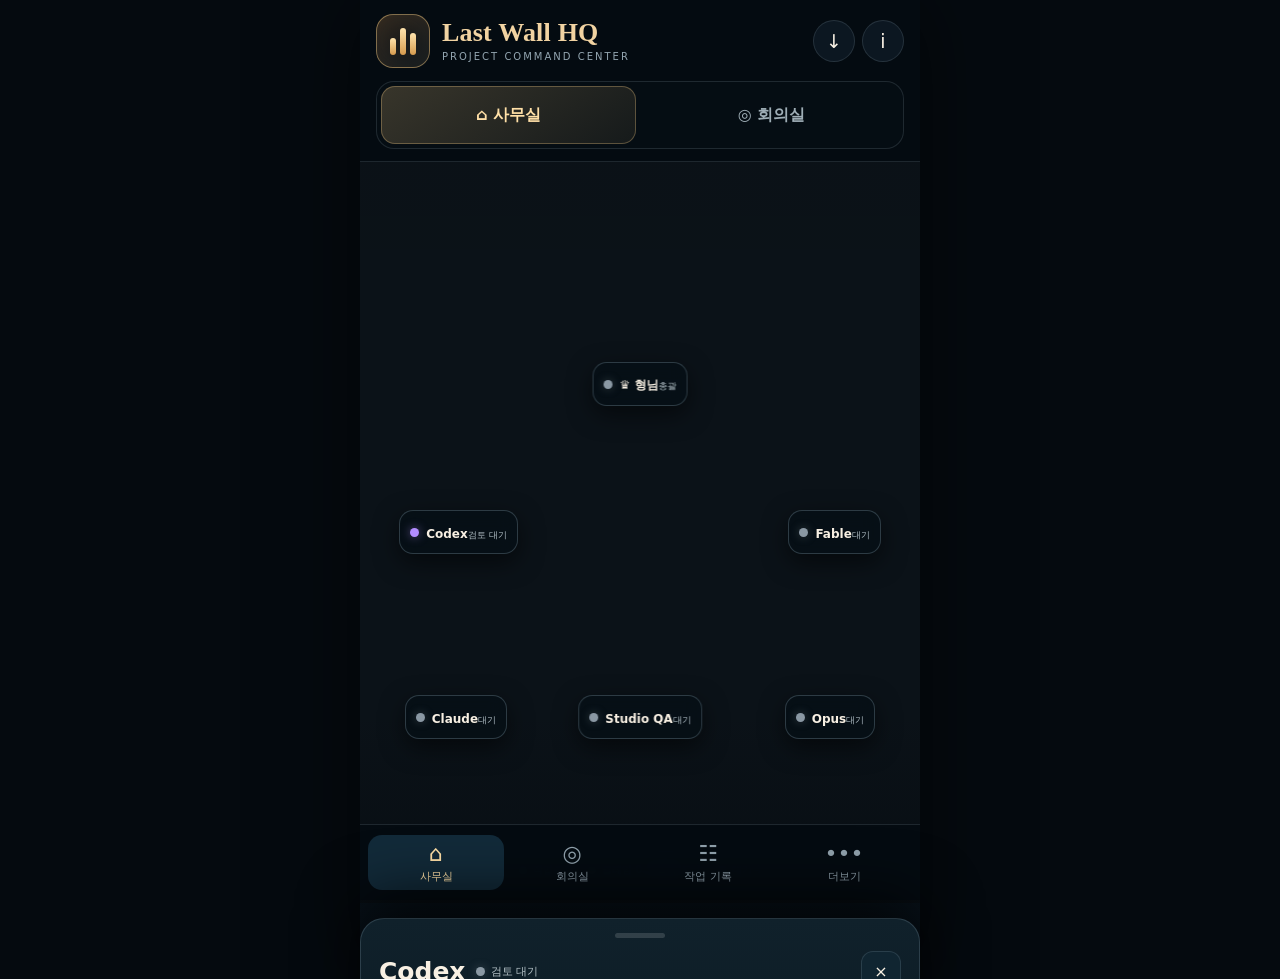
<file: hq/index.html>
<!doctype html>
<html lang="ko">
<head>
<meta charset="utf-8">
<meta name="viewport" content="width=device-width,initial-scale=1,viewport-fit=cover">
<meta name="theme-color" content="#071018">
<meta name="robots" content="noindex,nofollow">
<meta name="referrer" content="no-referrer">
<title>Last Wall HQ</title>
<link rel="manifest" href="./manifest.webmanifest?v=13">
<link rel="icon" href="./icon-192.png?v=13" sizes="192x192" type="image/png">
<link rel="apple-touch-icon" href="./icon-180.png?v=13">
<style>
:root{color-scheme:dark;--bg:#071018;--panel:#0c1923;--panel2:#102430;--gold:#edc47f;--gold2:#ffdca1;--text:#f8f0e3;--muted:#a8b5bd;--line:rgba(180,202,215,.15);--green:#43d889;--yellow:#f5b948;--purple:#b28cff;--red:#ff6b72;--gray:#8a98a3}*{box-sizing:border-box}html,body{margin:0;background:#050a0f;color:var(--text);font-family:Inter,system-ui,-apple-system,"Apple SD Gothic Neo","Malgun Gothic",sans-serif}body{min-height:100vh}button{font:inherit;color:inherit;-webkit-tap-highlight-color:transparent}.app{max-width:560px;margin:0 auto;min-height:100dvh;background:linear-gradient(180deg,#071018,#0a151d 55%,#071018);box-shadow:0 0 80px #0008}.top{position:sticky;top:0;z-index:30;background:rgba(5,12,18,.97);backdrop-filter:blur(18px);padding:14px 16px 12px;border-bottom:1px solid var(--line)}.brand{display:flex;align-items:center;gap:12px}.appicon{width:54px;height:54px;border-radius:17px;border:1px solid rgba(237,196,127,.5);background:linear-gradient(145deg,#2a231b,#0d151b);display:grid;place-items:center;box-shadow:inset 0 0 28px rgba(237,196,127,.08)}.appicon span{display:flex;gap:4px;align-items:flex-end;height:28px}.appicon i{display:block;width:6px;border-radius:5px;background:linear-gradient(#ffe4ad,#d69b4e)}.appicon i:nth-child(1){height:17px}.appicon i:nth-child(2){height:27px}.appicon i:nth-child(3){height:22px}.brandtxt{min-width:0;flex:1}.brandtxt h1{margin:0;font:700 26px/1 Georgia,"Times New Roman",serif;color:#f1d3a2;letter-spacing:.2px}.brandtxt p{margin:5px 0 0;color:#94a6b1;font-size:10px;letter-spacing:2px}.topactions{display:flex;gap:7px}.round{width:42px;height:42px;border-radius:50%;border:1px solid var(--line);background:#0c1721;font-size:19px}.tabs{display:grid;grid-template-columns:1fr 1fr;gap:8px;margin-top:13px;padding:4px;border-radius:18px;border:1px solid var(--line);background:#050d13}.tab{height:58px;border:0;border-radius:14px;background:transparent;color:#9eadb5;font-weight:700;font-size:16px}.tab.active{color:#ffe0a7;background:linear-gradient(145deg,rgba(237,196,127,.22),rgba(237,196,127,.07));box-shadow:inset 0 0 0 1px rgba(237,196,127,.32)}.screen{display:none}.screen.active{display:block}.stage{position:relative;overflow:hidden;background:#0b1218}.heroimg{display:block;width:100%;height:auto;min-height:690px;object-fit:cover;object-position:center top}.stage:after{content:"";position:absolute;inset:0;pointer-events:none;background:linear-gradient(180deg,rgba(0,0,0,.04) 0,transparent 25%,transparent 74%,rgba(3,8,12,.45) 100%)}.chip{position:absolute;z-index:5;display:flex;align-items:center;gap:7px;border:1px solid rgba(160,191,205,.25);background:rgba(6,15,22,.88);backdrop-filter:blur(9px);padding:7px 10px;border-radius:14px;box-shadow:0 8px 24px #0008;min-height:44px}.chip strong{font-size:12px}.chip small{font-size:9px;color:#b2c0c6}.dot{width:9px;height:9px;border-radius:50%;background:var(--gray);box-shadow:0 0 10px rgba(138,152,163,.35)}.chip[data-state="working"] .dot{background:var(--green);box-shadow:0 0 10px rgba(67,216,137,.5)}.chip[data-state="claimed"] .dot{background:var(--yellow);box-shadow:0 0 10px rgba(245,185,72,.5)}.chip[data-state="review"] .dot{background:var(--purple);box-shadow:0 0 10px rgba(178,140,255,.5)}.chip[data-state="blocked"] .dot{background:var(--red);box-shadow:0 0 10px rgba(255,107,114,.5)}#office-owner{left:50%;top:27%;transform:translateX(-50%)}#office-codex{left:7%;top:47%}#office-fable{right:7%;top:47%}#office-claude{left:8%;top:72%}#office-studio{left:50%;top:72%;transform:translateX(-50%)}#office-opus{right:8%;top:72%}.summary{position:absolute;left:14px;right:14px;bottom:14px;z-index:6;display:flex;justify-content:center;gap:16px;flex-wrap:wrap;padding:11px 14px;border-radius:17px;background:rgba(5,14,21,.9);border:1px solid rgba(164,190,204,.18);backdrop-filter:blur(10px);font-size:10px}.summary span{display:flex;align-items:center;gap:6px;color:#c2cdd2}.summary .dot{width:8px;height:8px}.meeting-stage .heroimg{min-height:720px}.meeting-stage:before{content:"";position:absolute;left:0;right:0;top:0;height:100%;pointer-events:none;z-index:1;background:linear-gradient(90deg,rgba(2,7,11,.28),transparent 18%,transparent 82%,rgba(2,7,11,.28))}.meeting-chip{z-index:6}.meeting-chip.owner{left:50%;top:31%;transform:translateX(-50%)}.meeting-chip.astra{left:19%;top:44%}.meeting-chip.codex{left:9%;top:61%}.meeting-chip.fable{right:19%;top:44%}.meeting-chip.chief{left:50%;bottom:15%;transform:translateX(-50%)}.chatbar{position:absolute;left:14px;right:14px;bottom:14px;z-index:7;height:60px;border-radius:18px;border:1px solid rgba(162,192,205,.18);background:rgba(4,12,18,.93);backdrop-filter:blur(10px);display:flex;align-items:center;gap:10px;padding:0 14px}.chatbar b{font-size:13px}.chatbar span{font-size:10px;color:#9eacb3}.chatbar button{margin-left:auto;width:42px;height:42px;border:0;border-radius:12px;background:#162c3a}.bottom{position:sticky;bottom:0;z-index:25;display:grid;grid-template-columns:repeat(4,1fr);padding:10px 8px calc(10px + env(safe-area-inset-bottom));background:rgba(5,12,18,.97);border-top:1px solid var(--line);backdrop-filter:blur(18px)}.nav{border:0;background:transparent;min-height:55px;border-radius:14px;color:#91a2ad;font-size:11px;display:flex;flex-direction:column;align-items:center;justify-content:center;gap:3px}.nav em{font-style:normal;font-size:22px}.nav.active{background:#122a39;color:#ffe0a7}.sheetback{display:none;position:fixed;inset:0;background:#0008;z-index:50}.sheet{position:fixed;left:50%;bottom:0;transform:translate(-50%,105%);width:min(560px,100%);z-index:51;background:linear-gradient(180deg,#10212b,#07131b);border:1px solid rgba(178,205,218,.18);border-radius:24px 24px 0 0;padding:14px 18px calc(24px + env(safe-area-inset-bottom));transition:.25s;box-shadow:0 -20px 60px #000b}.sheet.open{transform:translate(-50%,0)}.sheetback.show{display:block}.grab{width:50px;height:5px;border-radius:10px;background:#ffffff24;margin:0 auto 13px}.sheethead{display:flex;align-items:center;gap:10px}.sheethead h2{margin:0;font-size:25px}.close{margin-left:auto;width:40px;height:40px;border-radius:12px;border:1px solid var(--line);background:#102531}.pill{display:inline-flex;gap:6px;align-items:center;font-size:11px;color:#b6c3c8}.grid{display:grid;grid-template-columns:1fr 1fr;gap:10px;margin-top:16px}.box{border:1px solid rgba(170,197,210,.1);background:#ffffff05;border-radius:15px;padding:12px}.box.wide{grid-column:1/-1}.box label{display:block;font-size:10px;color:#93a5ae;margin-bottom:6px}.box b{font-size:14px}.muted{font-size:10px;color:#8fa0a8;line-height:1.6;margin-top:12px}.installhint{display:none;padding:10px 12px;margin:0 14px 12px;border:1px solid rgba(237,196,127,.22);border-radius:14px;background:#2a21175e;font-size:11px;color:#dbc396}.installhint button{float:right;border:0;background:none;color:#ffe1ad;font-weight:700}@media(max-width:380px){.brandtxt h1{font-size:22px}.heroimg{min-height:650px}.chip{padding:6px 8px}.chip strong{font-size:11px}.chip small{font-size:8px}}
</style>
</head>
<body>
<div class="app">
<header class="top"><div class="brand"><div class="appicon" aria-hidden="true"><span><i></i><i></i><i></i></span></div><div class="brandtxt"><h1>Last Wall HQ</h1><p>PROJECT COMMAND CENTER</p></div><div class="topactions"><button class="round" id="installBtn" aria-label="앱 설치">↓</button><button class="round" id="infoBtn" aria-label="정보">i</button></div></div><div class="tabs"><button class="tab active" data-tab="office">⌂ 사무실</button><button class="tab" data-tab="meeting">◎ 회의실</button></div></header>
<div class="installhint" id="installHint">홈 화면에 설치하면 전용 아이콘으로 열립니다.<button id="installHintBtn">설치</button></div>
<main>
<section class="screen active" id="office"><div class="stage office-stage"><img class="heroimg" src="./office-v13.webp?v=13" alt="Last Wall HQ 사무실"><button class="chip" id="office-owner" data-person="owner" data-state="idle"><i class="dot"></i><span><strong>♛ 형님</strong><small>총괄</small></span></button><button class="chip" id="office-codex" data-person="codex" data-state="review"><i class="dot"></i><span><strong>Codex</strong><small>검토 대기</small></span></button><button class="chip" id="office-fable" data-person="fable" data-state="idle"><i class="dot"></i><span><strong>Fable</strong><small>대기</small></span></button><button class="chip" id="office-claude" data-person="claude" data-state="idle"><i class="dot"></i><span><strong>Claude</strong><small>대기</small></span></button><button class="chip" id="office-studio" data-person="studio" data-state="idle"><i class="dot"></i><span><strong>Studio QA</strong><small>대기</small></span></button><button class="chip" id="office-opus" data-person="opus" data-state="idle"><i class="dot"></i><span><strong>Opus</strong><small>대기</small></span></button><div class="summary"><span><i class="dot" style="background:var(--green)"></i>작업중 0</span><span><i class="dot" style="background:var(--yellow)"></i>클레임 0</span><span><i class="dot" style="background:var(--purple)"></i>검토 1</span><span><i class="dot"></i>대기 4</span></div></div></section>
<section class="screen" id="meeting"><div class="stage meeting-stage"><img class="heroimg" src="./meeting-v13.webp?v=13" alt="Last Wall HQ 회의실"><button class="chip meeting-chip owner" data-person="owner" data-state="idle"><i class="dot"></i><span><strong>♛ 형님</strong><small>상석</small></span></button><button class="chip meeting-chip astra" data-person="astra" data-state="idle"><i class="dot"></i><span><strong>Astra</strong><small>미연결</small></span></button><button class="chip meeting-chip codex" data-person="codex" data-state="review"><i class="dot"></i><span><strong>Codex</strong><small>검토 대기</small></span></button><button class="chip meeting-chip fable" data-person="fable" data-state="idle"><i class="dot"></i><span><strong>Fable</strong><small>대기</small></span></button><button class="chip meeting-chip chief" data-person="chief" data-state="idle"><i class="dot"></i><span><strong>총지휘</strong><small>대기</small></span></button><div class="chatbar"><div><b>회의실 대화</b><br><span>AI 브리지 연결 대기</span></div><button id="chatBtn">›</button></div></div></section>
</main>
<nav class="bottom"><button class="nav active" data-tab="office"><em>⌂</em>사무실</button><button class="nav" data-tab="meeting"><em>◎</em>회의실</button><button class="nav" id="logBtn"><em>☷</em>작업 기록</button><button class="nav" id="moreBtn"><em>•••</em>더보기</button></nav>
</div>
<div class="sheetback" id="sheetBack"></div><section class="sheet" id="sheet" aria-hidden="true"><div class="grab"></div><div class="sheethead"><h2 id="sheetName">Codex</h2><span class="pill"><i class="dot" id="sheetDot"></i><span id="sheetState">검토 대기</span></span><button class="close" id="sheetClose">×</button></div><div class="grid"><div class="box"><label>담당</label><b id="sheetRole">구현 · 테스트</b></div><div class="box"><label>현재 작업</label><b id="sheetTask">HQ 연결 preflight</b></div><div class="box"><label>실행 시간</label><b id="sheetTime">측정 안 됨</b></div><div class="box"><label>진행률</label><b id="sheetProgress">미기록</b></div><div class="box wide"><label>최근 업데이트</label><b id="sheetUpdate">실시간 브리지 연결 전</b></div></div><div class="muted">초록 작업중은 실제 프로세스와 신선한 heartbeat가 모두 확인될 때만 표시합니다.</div></section>
<script>
const PEOPLE={owner:{name:'형님',role:'오너 · 최종 결정',task:'전체 방향 검토',state:'대기',time:'측정 안 됨',progress:'미기록',update:'필요 시 검토'},chief:{name:'총지휘',role:'통합 · 오케스트레이션',task:'HQ/프로젝트 조율',state:'대기',time:'측정 안 됨',progress:'미기록',update:'로컬 브리지 연결 대기'},codex:{name:'Codex',role:'구현 · 테스트',task:'HQ local preflight #212',state:'검토 대기',time:'작업 구간 기록됨',progress:'미기록',update:'Draft PR #213 제출'},fable:{name:'Fable',role:'감사 · 어려운 검토',task:'감사 대기',state:'대기',time:'측정 안 됨',progress:'미기록',update:'실행 증거 없음'},astra:{name:'Astra',role:'전략 · 조율',task:'상위 리뷰 슬롯',state:'미연결',time:'측정 안 됨',progress:'미기록',update:'연결되지 않음'},claude:{name:'Claude',role:'구현 · 리뷰',task:'현재 배정 없음',state:'대기',time:'측정 안 됨',progress:'미기록',update:'실행 증거 없음'},opus:{name:'Opus',role:'고난도 리뷰',task:'현재 배정 없음',state:'대기',time:'측정 안 됨',progress:'미기록',update:'실행 증거 없음'},studio:{name:'Studio QA',role:'Studio 검증',task:'현재 배정 없음',state:'대기',time:'측정 안 됨',progress:'미기록',update:'Studio 세션 미확인'}};
const qs=s=>document.querySelector(s),qsa=s=>[...document.querySelectorAll(s)];function setTab(id){qsa('.screen').forEach(x=>x.classList.toggle('active',x.id===id));qsa('[data-tab]').forEach(x=>x.classList.toggle('active',x.dataset.tab===id));window.scrollTo({top:0,behavior:'smooth'});}qsa('[data-tab]').forEach(b=>b.addEventListener('click',()=>setTab(b.dataset.tab)));function openPerson(id){const p=PEOPLE[id]||PEOPLE.owner;qs('#sheetName').textContent=p.name;qs('#sheetState').textContent=p.state;qs('#sheetRole').textContent=p.role;qs('#sheetTask').textContent=p.task;qs('#sheetTime').textContent=p.time;qs('#sheetProgress').textContent=p.progress;qs('#sheetUpdate').textContent=p.update;qs('#sheetDot').style.background=p.state.includes('검토')?'var(--purple)':p.state.includes('작업')?'var(--green)':p.state.includes('차단')?'var(--red)':'var(--gray)';qs('#sheetBack').classList.add('show');qs('#sheet').classList.add('open');qs('#sheet').setAttribute('aria-hidden','false');document.body.style.overflow='hidden';}qsa('[data-person]').forEach(b=>b.addEventListener('click',()=>openPerson(b.dataset.person)));function closeSheet(){qs('#sheetBack').classList.remove('show');qs('#sheet').classList.remove('open');qs('#sheet').setAttribute('aria-hidden','true');document.body.style.overflow='';}qs('#sheetBack').onclick=closeSheet;qs('#sheetClose').onclick=closeSheet;qs('#infoBtn').onclick=()=>openPerson('chief');qs('#logBtn').onclick=()=>openPerson('codex');qs('#moreBtn').onclick=()=>openPerson('owner');qs('#chatBtn').onclick=()=>openPerson('chief');let deferredPrompt=null;window.addEventListener('beforeinstallprompt',e=>{e.preventDefault();deferredPrompt=e;qs('#installHint').style.display='block'});async function install(){if(deferredPrompt){deferredPrompt.prompt();await deferredPrompt.userChoice;deferredPrompt=null;qs('#installHint').style.display='none'}else{alert('브라우저 메뉴에서 “홈 화면에 추가” 또는 “앱 설치”를 선택하면 Last Wall HQ 아이콘으로 설치됩니다.')}}qs('#installBtn').onclick=install;qs('#installHintBtn').onclick=install;
</script>
</body></html>
</file>
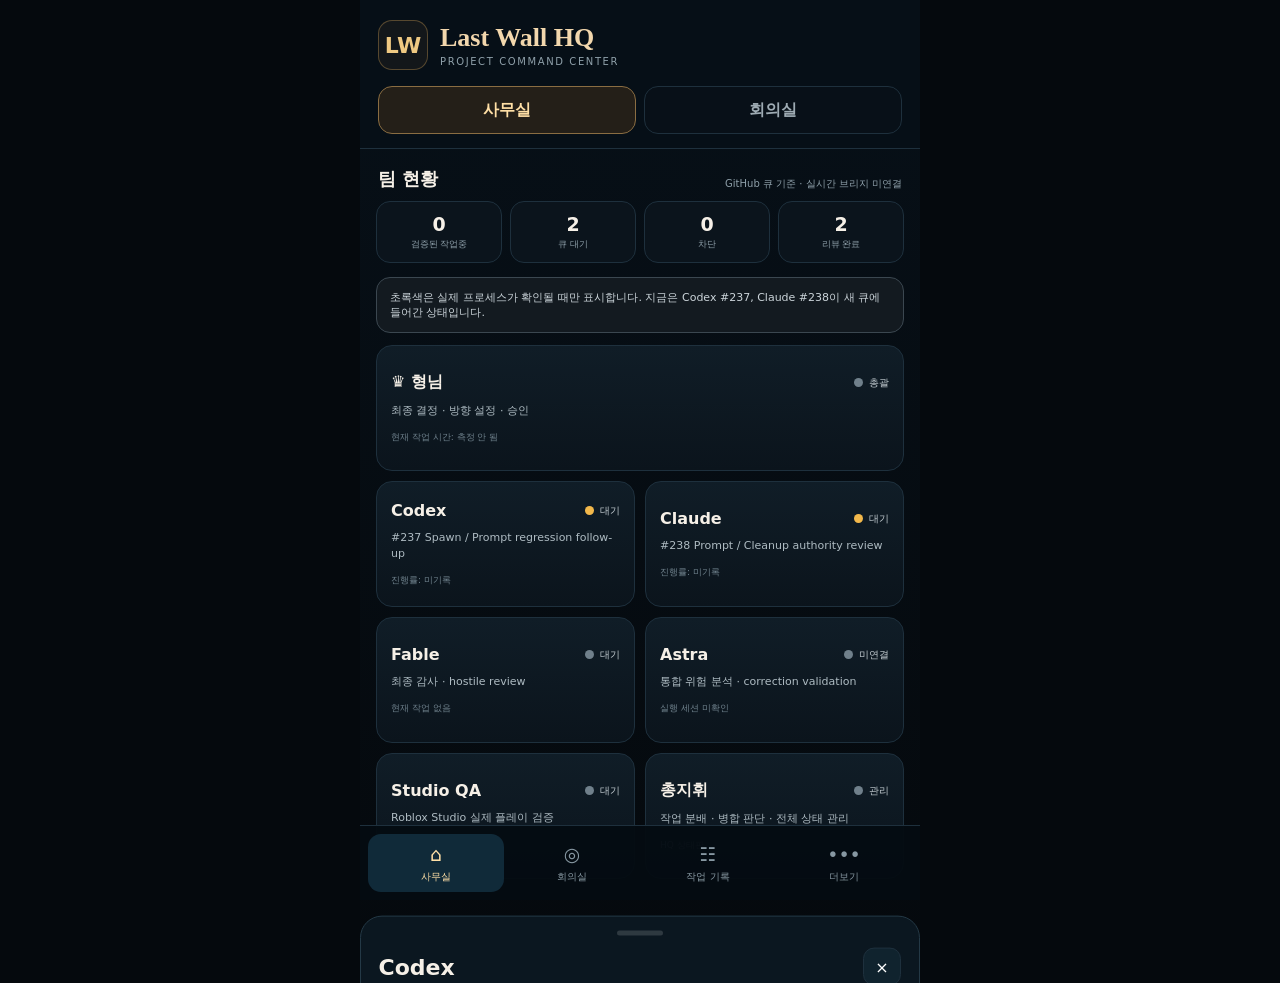
<file: hq/v14.html>
<!doctype html><html lang="ko"><head><meta charset="utf-8"><meta name="viewport" content="width=device-width,initial-scale=1,viewport-fit=cover"><meta name="theme-color" content="#071018"><meta name="robots" content="noindex,nofollow"><title>Last Wall HQ</title><link rel="manifest" href="./manifest.webmanifest?v=18"><link rel="icon" href="./icon-192.png?v=18"><link rel="apple-touch-icon" href="./icon-180.png?v=18"><style>:root{color-scheme:dark;--bg:#05090d;--panel:#0b141c;--panel2:#101d27;--line:#1e303d;--gold:#efc982;--text:#f6f0e7;--muted:#8fa0aa;--green:#42d889;--yellow:#f2b84b;--purple:#ac8cff;--red:#ef646e;--gray:#70808b}*{box-sizing:border-box}html,body{margin:0;background:var(--bg);color:var(--text);font-family:system-ui,-apple-system,"Apple SD Gothic Neo","Malgun Gothic",sans-serif}button{font:inherit}.app{max-width:560px;margin:auto;min-height:100dvh;background:linear-gradient(180deg,#071018,#05090d);padding-bottom:88px}.top{padding:20px 18px 14px;border-bottom:1px solid var(--line);position:sticky;top:0;z-index:10;background:#071018f2;backdrop-filter:blur(14px)}.brand{display:flex;align-items:center;gap:12px}.logo{width:50px;height:50px;border:1px solid #c99d555f;border-radius:14px;display:grid;place-items:center;color:var(--gold);font-weight:900;font-size:22px;background:#13171a}.brand h1{margin:0;color:#f2d7ad;font:700 26px Georgia,serif}.brand p{margin:3px 0 0;color:var(--muted);font-size:10px;letter-spacing:.16em}.tabs{display:grid;grid-template-columns:1fr 1fr;gap:8px;margin-top:16px}.tab{height:48px;border:1px solid var(--line);border-radius:14px;background:#081018;color:#9eabb3;font-weight:800}.tab.active{background:#241f18;color:#ffdfa5;border-color:#8a6d42}.screen{display:none;padding:16px}.screen.active{display:block}.section-title{display:flex;justify-content:space-between;align-items:end;margin:2px 2px 10px}.section-title h2{margin:0;font-size:18px}.section-title small{color:var(--muted);font-size:10px}.summary{display:grid;grid-template-columns:repeat(4,1fr);gap:8px;margin-bottom:14px}.metric{background:var(--panel);border:1px solid var(--line);border-radius:14px;padding:11px 8px;text-align:center}.metric b{display:block;font-size:19px}.metric span{display:block;color:var(--muted);font-size:9px;margin-top:3px}.notice{padding:12px 13px;border-radius:14px;background:#131a20;border:1px solid #3b4750;color:#cbd4d9;font-size:11px;margin-bottom:12px}.grid{display:grid;grid-template-columns:1fr 1fr;gap:10px}.person{border:1px solid var(--line);background:linear-gradient(180deg,var(--panel2),var(--panel));border-radius:16px;padding:14px;text-align:left;color:var(--text);min-height:126px}.person .row{display:flex;align-items:center;justify-content:space-between;gap:8px}.person h3{margin:0;font-size:16px}.status{display:inline-flex;align-items:center;gap:6px;font-size:10px;color:#c4cdd2}.dot{width:9px;height:9px;border-radius:50%;background:var(--gray)}.queued .dot{background:var(--yellow)}.working .dot{background:var(--green)}.review .dot{background:var(--purple)}.blocked .dot{background:var(--red)}.person p{margin:10px 0 0;color:#aebbc2;font-size:11px;line-height:1.45}.person footer{margin-top:12px;color:#6f818c;font-size:9px}.wide{grid-column:1/-1}.meeting-list{display:grid;gap:9px}.seat{border:1px solid var(--line);background:var(--panel);border-radius:14px;padding:13px 14px;display:flex;align-items:center;justify-content:space-between;gap:12px}.seat .who b{display:block;font-size:15px}.seat .who small{color:var(--muted);font-size:10px}.meeting-note{margin-top:12px;border:1px solid var(--line);background:#0b141c;border-radius:15px;padding:14px}.meeting-note b{font-size:13px}.meeting-note p{margin:6px 0 0;color:#96a6af;font-size:11px;line-height:1.5}.bottom{position:fixed;left:50%;transform:translateX(-50%);bottom:0;width:min(560px,100%);display:grid;grid-template-columns:repeat(4,1fr);padding:8px 8px calc(8px + env(safe-area-inset-bottom));background:#050c12f4;border-top:1px solid var(--line);z-index:20}.nav{min-height:58px;border:0;border-radius:13px;background:transparent;color:#8798a2}.nav.active{background:#102a39;color:#ffe0a7}.nav span{display:block;font-size:19px}.nav small{font-size:10px}.sheetbg{display:none;position:fixed;inset:0;background:#0009;z-index:30}.sheetbg.show{display:block}.sheet{position:fixed;left:50%;bottom:0;transform:translate(-50%,105%);z-index:31;width:min(560px,100%);background:#0b1720;border:1px solid #243946;border-radius:22px 22px 0 0;padding:14px 18px calc(24px + env(safe-area-inset-bottom));transition:.2s}.sheet.open{transform:translate(-50%,0)}.grab{width:46px;height:5px;border-radius:99px;background:#ffffff25;margin:0 auto 12px}.head{display:flex;align-items:center;gap:10px}.head h2{margin:0;font-size:22px}.close{margin-left:auto;width:38px;height:38px;border-radius:11px;border:1px solid var(--line);background:#10232e;color:#fff}.detail{margin-top:14px;display:grid;grid-template-columns:1fr 1fr;gap:9px}.box{background:#ffffff05;border:1px solid #ffffff0e;border-radius:13px;padding:11px}.box.w{grid-column:1/-1}.box label{display:block;color:#7f929d;font-size:9px;margin-bottom:5px}.box b{font-size:12px}@media(max-width:390px){.summary{gap:6px}.metric{padding:10px 5px}.person{padding:12px}}</style></head><body><div class="app"><header class="top"><div class="brand"><div class="logo">LW</div><div><h1>Last Wall HQ</h1><p>PROJECT COMMAND CENTER</p></div></div><div class="tabs"><button class="tab active" data-tab="office">사무실</button><button class="tab" data-tab="meeting">회의실</button></div></header><main><section id="office" class="screen active"><div class="section-title"><h2>팀 현황</h2><small>GitHub 큐 기준 · 실시간 브리지 미연결</small></div><div class="summary"><div class="metric"><b>0</b><span>검증된 작업중</span></div><div class="metric"><b>2</b><span>큐 대기</span></div><div class="metric"><b>0</b><span>차단</span></div><div class="metric"><b>2</b><span>리뷰 완료</span></div></div><div class="notice">초록색은 실제 프로세스가 확인될 때만 표시합니다. 지금은 Codex #237, Claude #238이 새 큐에 들어간 상태입니다.</div><div class="grid"><button class="person wide" data-person="owner"><div class="row"><h3>♛ 형님</h3><span class="status"><i class="dot"></i>총괄</span></div><p>최종 결정 · 방향 설정 · 승인</p><footer>현재 작업 시간: 측정 안 됨</footer></button><button class="person queued" data-person="codex"><div class="row"><h3>Codex</h3><span class="status"><i class="dot"></i>대기</span></div><p>#237 Spawn / Prompt regression follow-up</p><footer>진행률: 미기록</footer></button><button class="person queued" data-person="claude"><div class="row"><h3>Claude</h3><span class="status"><i class="dot"></i>대기</span></div><p>#238 Prompt / Cleanup authority review</p><footer>진행률: 미기록</footer></button><button class="person" data-person="fable"><div class="row"><h3>Fable</h3><span class="status"><i class="dot"></i>대기</span></div><p>최종 감사 · hostile review</p><footer>현재 작업 없음</footer></button><button class="person" data-person="astra"><div class="row"><h3>Astra</h3><span class="status"><i class="dot"></i>미연결</span></div><p>통합 위험 분석 · correction validation</p><footer>실행 세션 미확인</footer></button><button class="person" data-person="studio"><div class="row"><h3>Studio QA</h3><span class="status"><i class="dot"></i>대기</span></div><p>Roblox Studio 실제 플레이 검증</p><footer>현재 Studio writer 없음</footer></button><button class="person" data-person="chief"><div class="row"><h3>총지휘</h3><span class="status"><i class="dot"></i>관리</span></div><p>작업 분배 · 병합 판단 · 전체 상태 관리</p><footer>HQ 상태판</footer></button></div></section><section id="meeting" class="screen"><div class="section-title"><h2>회의실</h2><small>5인 고정</small></div><div class="meeting-list"><div class="seat"><div class="who"><b>♛ 형님</b><small>최종 결정</small></div><span class="status"><i class="dot"></i>참석</span></div><div class="seat"><div class="who"><b>총지휘</b><small>통합 · 오케스트레이션</small></div><span class="status"><i class="dot"></i>참석</span></div><div class="seat"><div class="who"><b>Codex</b><small>구현 · 테스트</small></div><span class="status queued"><i class="dot"></i>큐 대기</span></div><div class="seat"><div class="who"><b>Fable</b><small>감사 · 리뷰</small></div><span class="status"><i class="dot"></i>대기</span></div><div class="seat"><div class="who"><b>Astra</b><small>전략 · 통합 위험</small></div><span class="status"><i class="dot"></i>미연결</span></div></div><div class="meeting-note"><b>회의실 대화</b><p>로컬 AI 브리지의 실제 응답 능력이 검증되기 전에는 가짜 답변을 표시하지 않습니다. 현재는 상태 확인용 화면입니다.</p></div></section></main><nav class="bottom"><button class="nav active" data-tab="office"><span>⌂</span><small>사무실</small></button><button class="nav" data-tab="meeting"><span>◎</span><small>회의실</small></button><button class="nav"><span>☷</span><small>작업 기록</small></button><button class="nav"><span>•••</span><small>더보기</small></button></nav></div><div id="sheetBg" class="sheetbg"></div><section id="sheet" class="sheet"><div class="grab"></div><div class="head"><h2 id="name">Codex</h2><button class="close" id="close">×</button></div><div class="detail"><div class="box"><label>담당</label><b id="role">구현 · 테스트</b></div><div class="box"><label>상태</label><b id="state">대기</b></div><div class="box"><label>작업 시간</label><b>측정 안 됨</b></div><div class="box"><label>진행률</label><b>미기록</b></div><div class="box w"><label>현재 작업</label><b id="task">#237 Spawn / Prompt regression follow-up</b></div></div></section><script>const people={owner:['형님','오너 · 최종 결정','총괄','방향 설정 / 최종 승인'],chief:['총지휘','통합 · 오케스트레이션','관리','작업 분배 / 병합 판단'],codex:['Codex','구현 · 테스트','큐 대기','#237 Spawn / Prompt regression follow-up'],claude:['Claude','감사 · 구현 보조','큐 대기','#238 Prompt / Cleanup authority review'],fable:['Fable','최종 감사 · 리뷰','대기','현재 작업 없음'],astra:['Astra','전략 · 통합 위험','미연결','실행 세션 미확인'],studio:['Studio QA','실제 플레이 검증','대기','현재 Studio writer 없음']};function tab(id){document.querySelectorAll('.screen').forEach(x=>x.classList.toggle('active',x.id===id));document.querySelectorAll('[data-tab]').forEach(x=>x.classList.toggle('active',x.dataset.tab===id))}document.querySelectorAll('[data-tab]').forEach(b=>b.onclick=()=>tab(b.dataset.tab));const sh=document.getElementById('sheet'),bg=document.getElementById('sheetBg');document.querySelectorAll('[data-person]').forEach(b=>b.onclick=()=>{const p=people[b.dataset.person];name.textContent=p[0];role.textContent=p[1];state.textContent=p[2];task.textContent=p[3];bg.classList.add('show');sh.classList.add('open')});function shut(){bg.classList.remove('show');sh.classList.remove('open')}close.onclick=shut;bg.onclick=shut;</script></body></html>
</file>
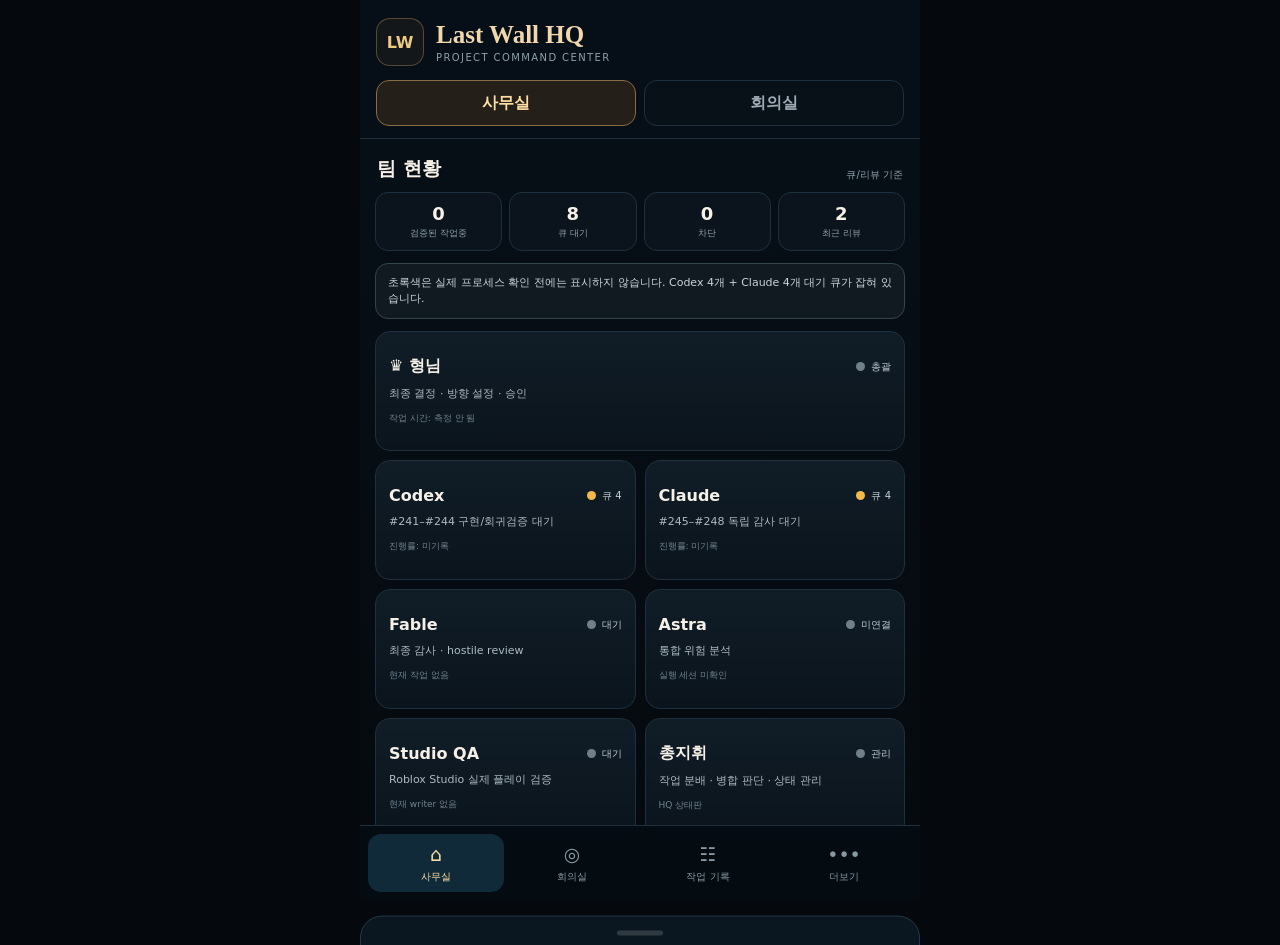
<file: hq/v19.html>
<!doctype html><html lang="ko"><head><meta charset="utf-8"><meta name="viewport" content="width=device-width,initial-scale=1,viewport-fit=cover"><meta name="theme-color" content="#071018"><meta name="robots" content="noindex,nofollow"><title>Last Wall HQ</title><link rel="manifest" href="./manifest.webmanifest?v=19"><link rel="icon" href="./icon-192.png?v=19"><link rel="apple-touch-icon" href="./icon-180.png?v=19"><style>:root{color-scheme:dark;--bg:#05090d;--panel:#0b141c;--panel2:#101d27;--line:#1e303d;--gold:#efc982;--text:#f6f0e7;--muted:#8fa0aa;--green:#42d889;--yellow:#f2b84b;--purple:#ac8cff;--red:#ef646e;--gray:#70808b}*{box-sizing:border-box}html,body{margin:0;background:var(--bg);color:var(--text);font-family:system-ui,-apple-system,"Apple SD Gothic Neo","Malgun Gothic",sans-serif}button{font:inherit}.app{max-width:560px;margin:auto;min-height:100dvh;background:linear-gradient(180deg,#071018,#05090d);padding-bottom:92px}.top{padding:18px 16px 12px;border-bottom:1px solid var(--line);position:sticky;top:0;z-index:10;background:#071018f3;backdrop-filter:blur(14px)}.brand{display:flex;align-items:center;gap:12px}.logo{width:48px;height:48px;border:1px solid #c99d555f;border-radius:14px;display:grid;place-items:center;color:var(--gold);font-weight:900;background:#13171a}.brand h1{margin:0;color:#f2d7ad;font:700 25px Georgia,serif}.brand p{margin:3px 0 0;color:var(--muted);font-size:10px;letter-spacing:.14em}.tabs{display:grid;grid-template-columns:1fr 1fr;gap:8px;margin-top:14px}.tab{height:46px;border:1px solid var(--line);border-radius:13px;background:#081018;color:#9eabb3;font-weight:800}.tab.active{background:#241f18;color:#ffdfa5;border-color:#8a6d42}.screen{display:none;padding:15px}.screen.active{display:block}.title{display:flex;justify-content:space-between;align-items:end;margin:2px 2px 10px}.title h2{margin:0;font-size:19px}.title small{color:var(--muted);font-size:10px}.summary{display:grid;grid-template-columns:repeat(4,1fr);gap:7px;margin-bottom:12px}.metric{background:var(--panel);border:1px solid var(--line);border-radius:13px;padding:10px 6px;text-align:center}.metric b{display:block;font-size:18px}.metric span{display:block;color:var(--muted);font-size:9px;margin-top:3px}.notice{padding:11px 12px;border-radius:13px;background:#111a21;border:1px solid #34444e;color:#cbd4d9;font-size:11px;line-height:1.45;margin-bottom:12px}.grid{display:grid;grid-template-columns:1fr 1fr;gap:9px}.person,.card,.log{border:1px solid var(--line);background:linear-gradient(180deg,var(--panel2),var(--panel));border-radius:15px;padding:13px;color:var(--text)}.person{text-align:left;min-height:120px}.row{display:flex;align-items:center;justify-content:space-between;gap:8px}.person h3,.card h3{margin:0;font-size:16px}.status{display:inline-flex;align-items:center;gap:6px;font-size:10px;color:#c4cdd2}.dot{width:9px;height:9px;border-radius:50%;background:var(--gray)}.queued .dot{background:var(--yellow)}.working .dot{background:var(--green)}.review .dot{background:var(--purple)}.blocked .dot{background:var(--red)}.person p,.card p{margin:9px 0 0;color:#aebbc2;font-size:11px;line-height:1.45}.person footer{margin-top:10px;color:#71828d;font-size:9px}.wide{grid-column:1/-1}.meeting-list{display:grid;gap:9px}.seat{border:1px solid var(--line);background:var(--panel);border-radius:14px;padding:13px 14px;display:flex;align-items:center;justify-content:space-between;gap:12px}.seat b{display:block;font-size:15px}.seat small{color:var(--muted);font-size:10px}.logs{display:grid;gap:9px}.log{display:grid;grid-template-columns:auto 1fr auto;gap:10px;align-items:start}.badge{font-size:9px;padding:4px 7px;border-radius:999px;background:#17232c;color:#bac5cb}.log b{font-size:12px}.log p{margin:4px 0 0;color:#8fa0aa;font-size:10px;line-height:1.4}.log time{font-size:9px;color:#6f818c}.more{display:grid;gap:10px}.card .kv{display:grid;grid-template-columns:1fr auto;gap:8px;margin-top:10px;padding-top:10px;border-top:1px solid #ffffff10;font-size:11px}.card .kv span{color:var(--muted)}.bottom{position:fixed;left:50%;transform:translateX(-50%);bottom:0;width:min(560px,100%);display:grid;grid-template-columns:repeat(4,1fr);padding:8px 8px calc(8px + env(safe-area-inset-bottom));background:#050c12f4;border-top:1px solid var(--line);z-index:20}.nav{min-height:58px;border:0;border-radius:13px;background:transparent;color:#8798a2}.nav.active{background:#102a39;color:#ffe0a7}.nav span{display:block;font-size:19px}.nav small{font-size:10px}.sheetbg{display:none;position:fixed;inset:0;background:#0009;z-index:30}.sheetbg.show{display:block}.sheet{position:fixed;left:50%;bottom:0;transform:translate(-50%,105%);z-index:31;width:min(560px,100%);background:#0b1720;border:1px solid #243946;border-radius:22px 22px 0 0;padding:14px 18px calc(24px + env(safe-area-inset-bottom));transition:.2s}.sheet.open{transform:translate(-50%,0)}.grab{width:46px;height:5px;border-radius:99px;background:#ffffff25;margin:0 auto 12px}.head{display:flex;align-items:center}.head h2{margin:0;font-size:22px}.close{margin-left:auto;width:38px;height:38px;border-radius:11px;border:1px solid var(--line);background:#10232e;color:#fff}.detail{margin-top:14px;display:grid;grid-template-columns:1fr 1fr;gap:9px}.box{background:#ffffff05;border:1px solid #ffffff0e;border-radius:13px;padding:11px}.box.w{grid-column:1/-1}.box label{display:block;color:#7f929d;font-size:9px;margin-bottom:5px}.box b{font-size:12px}</style></head><body><div class="app"><header class="top"><div class="brand"><div class="logo">LW</div><div><h1>Last Wall HQ</h1><p>PROJECT COMMAND CENTER</p></div></div><div class="tabs"><button class="tab active" data-tab="office">사무실</button><button class="tab" data-tab="meeting">회의실</button></div></header><main><section id="office" class="screen active"><div class="title"><h2>팀 현황</h2><small>큐/리뷰 기준</small></div><div class="summary"><div class="metric"><b>0</b><span>검증된 작업중</span></div><div class="metric"><b>8</b><span>큐 대기</span></div><div class="metric"><b>0</b><span>차단</span></div><div class="metric"><b>2</b><span>최근 리뷰</span></div></div><div class="notice">초록색은 실제 프로세스 확인 전에는 표시하지 않습니다. Codex 4개 + Claude 4개 대기 큐가 잡혀 있습니다.</div><div class="grid"><button class="person wide" data-person="owner"><div class="row"><h3>♛ 형님</h3><span class="status"><i class="dot"></i>총괄</span></div><p>최종 결정 · 방향 설정 · 승인</p><footer>작업 시간: 측정 안 됨</footer></button><button class="person queued" data-person="codex"><div class="row"><h3>Codex</h3><span class="status"><i class="dot"></i>큐 4</span></div><p>#241–#244 구현/회귀검증 대기</p><footer>진행률: 미기록</footer></button><button class="person queued" data-person="claude"><div class="row"><h3>Claude</h3><span class="status"><i class="dot"></i>큐 4</span></div><p>#245–#248 독립 감사 대기</p><footer>진행률: 미기록</footer></button><button class="person" data-person="fable"><div class="row"><h3>Fable</h3><span class="status"><i class="dot"></i>대기</span></div><p>최종 감사 · hostile review</p><footer>현재 작업 없음</footer></button><button class="person" data-person="astra"><div class="row"><h3>Astra</h3><span class="status"><i class="dot"></i>미연결</span></div><p>통합 위험 분석</p><footer>실행 세션 미확인</footer></button><button class="person" data-person="studio"><div class="row"><h3>Studio QA</h3><span class="status"><i class="dot"></i>대기</span></div><p>Roblox Studio 실제 플레이 검증</p><footer>현재 writer 없음</footer></button><button class="person" data-person="chief"><div class="row"><h3>총지휘</h3><span class="status"><i class="dot"></i>관리</span></div><p>작업 분배 · 병합 판단 · 상태 관리</p><footer>HQ 상태판</footer></button></div></section><section id="meeting" class="screen"><div class="title"><h2>회의실</h2><small>5인 고정</small></div><div class="meeting-list"><div class="seat"><div><b>♛ 형님</b><small>최종 결정</small></div><span class="status"><i class="dot"></i>참석</span></div><div class="seat"><div><b>총지휘</b><small>통합 · 오케스트레이션</small></div><span class="status"><i class="dot"></i>참석</span></div><div class="seat"><div><b>Codex</b><small>구현 · 테스트</small></div><span class="status queued"><i class="dot"></i>큐 대기</span></div><div class="seat"><div><b>Fable</b><small>감사 · 리뷰</small></div><span class="status"><i class="dot"></i>대기</span></div><div class="seat"><div><b>Astra</b><small>전략 · 통합 위험</small></div><span class="status"><i class="dot"></i>미연결</span></div></div></section><section id="logs" class="screen"><div class="title"><h2>작업 기록</h2><small>최근 큐</small></div><div class="logs"><div class="log"><span class="badge">Codex</span><div><b>#241 Spawn/respawn safety</b><p>신규 current-main static sweep · ai-ready</p></div><time>대기</time></div><div class="log"><span class="badge">Codex</span><div><b>#242 Gate entry/return</b><p>start/stop · settlement · cleanup 검증</p></div><time>대기</time></div><div class="log"><span class="badge">Codex</span><div><b>#243 Mobile HUD coexistence</b><p>prompt/HUD occlusion 회귀검증</p></div><time>대기</time></div><div class="log"><span class="badge">Codex</span><div><b>#244 Post-battle city progression</b><p>server-authoritative settlement 계약 검증</p></div><time>대기</time></div><div class="log"><span class="badge">Claude</span><div><b>#245–#248 Audit queue</b><p>spawn · gate · mobile HUD · post-battle 독립 감사</p></div><time>대기</time></div></div></section><section id="more" class="screen"><div class="title"><h2>더보기</h2><small>HQ 설정/안전</small></div><div class="more"><div class="card"><h3>러너 큐 정책</h3><p>Codex와 Claude 각각 대기 작업 4개를 유지합니다.</p><div class="kv"><span>Codex 큐</span><b>4</b></div><div class="kv"><span>Claude 큐</span><b>4</b></div></div><div class="card"><h3>안전 잠금</h3><p>Studio Publish, Issue #8 시간 모델, live DataStore 쓰기는 잠금 상태입니다.</p><div class="kv"><span>Studio Publish</span><b>금지</b></div><div class="kv"><span>Live DataStore</span><b>금지</b></div></div><div class="card"><h3>HQ 상태</h3><p>현재 UI는 단순 상태판 모드입니다. 이미지 장면은 사용하지 않습니다.</p><div class="kv"><span>버전</span><b>v19</b></div><div class="kv"><span>실시간 브리지</span><b>미검증</b></div></div></div></section></main><nav class="bottom"><button class="nav active" data-tab="office"><span>⌂</span><small>사무실</small></button><button class="nav" data-tab="meeting"><span>◎</span><small>회의실</small></button><button class="nav" data-tab="logs"><span>☷</span><small>작업 기록</small></button><button class="nav" data-tab="more"><span>•••</span><small>더보기</small></button></nav></div><div id="sheetBg" class="sheetbg"></div><section id="sheet" class="sheet"><div class="grab"></div><div class="head"><h2 id="name">Codex</h2><button class="close" id="close">×</button></div><div class="detail"><div class="box"><label>담당</label><b id="role">구현 · 테스트</b></div><div class="box"><label>상태</label><b id="state">큐 대기</b></div><div class="box"><label>작업 시간</label><b>측정 안 됨</b></div><div class="box"><label>진행률</label><b>미기록</b></div><div class="box w"><label>현재 작업</label><b id="task">#241–#244</b></div></div></section><script>const people={owner:['형님','오너 · 최종 결정','총괄','방향 설정 / 최종 승인'],chief:['총지휘','통합 · 오케스트레이션','관리','작업 분배 / 병합 판단'],codex:['Codex','구현 · 테스트','큐 대기 4개','#241–#244'],claude:['Claude','독립 감사','큐 대기 4개','#245–#248'],fable:['Fable','최종 감사 · 리뷰','대기','현재 작업 없음'],astra:['Astra','전략 · 통합 위험','미연결','실행 세션 미확인'],studio:['Studio QA','실제 플레이 검증','대기','현재 writer 없음']};function tab(id){document.querySelectorAll('.screen').forEach(x=>x.classList.toggle('active',x.id===id));document.querySelectorAll('[data-tab]').forEach(x=>x.classList.toggle('active',x.dataset.tab===id));window.scrollTo({top:0,behavior:'instant'})}document.querySelectorAll('[data-tab]').forEach(b=>b.onclick=()=>tab(b.dataset.tab));const sh=document.getElementById('sheet'),bg=document.getElementById('sheetBg'),nm=document.getElementById('name'),role=document.getElementById('role'),state=document.getElementById('state'),task=document.getElementById('task');document.querySelectorAll('[data-person]').forEach(b=>b.onclick=()=>{const p=people[b.dataset.person];nm.textContent=p[0];role.textContent=p[1];state.textContent=p[2];task.textContent=p[3];bg.classList.add('show');sh.classList.add('open')});function shut(){bg.classList.remove('show');sh.classList.remove('open')}document.getElementById('close').onclick=shut;bg.onclick=shut;</script></body></html>
</file>
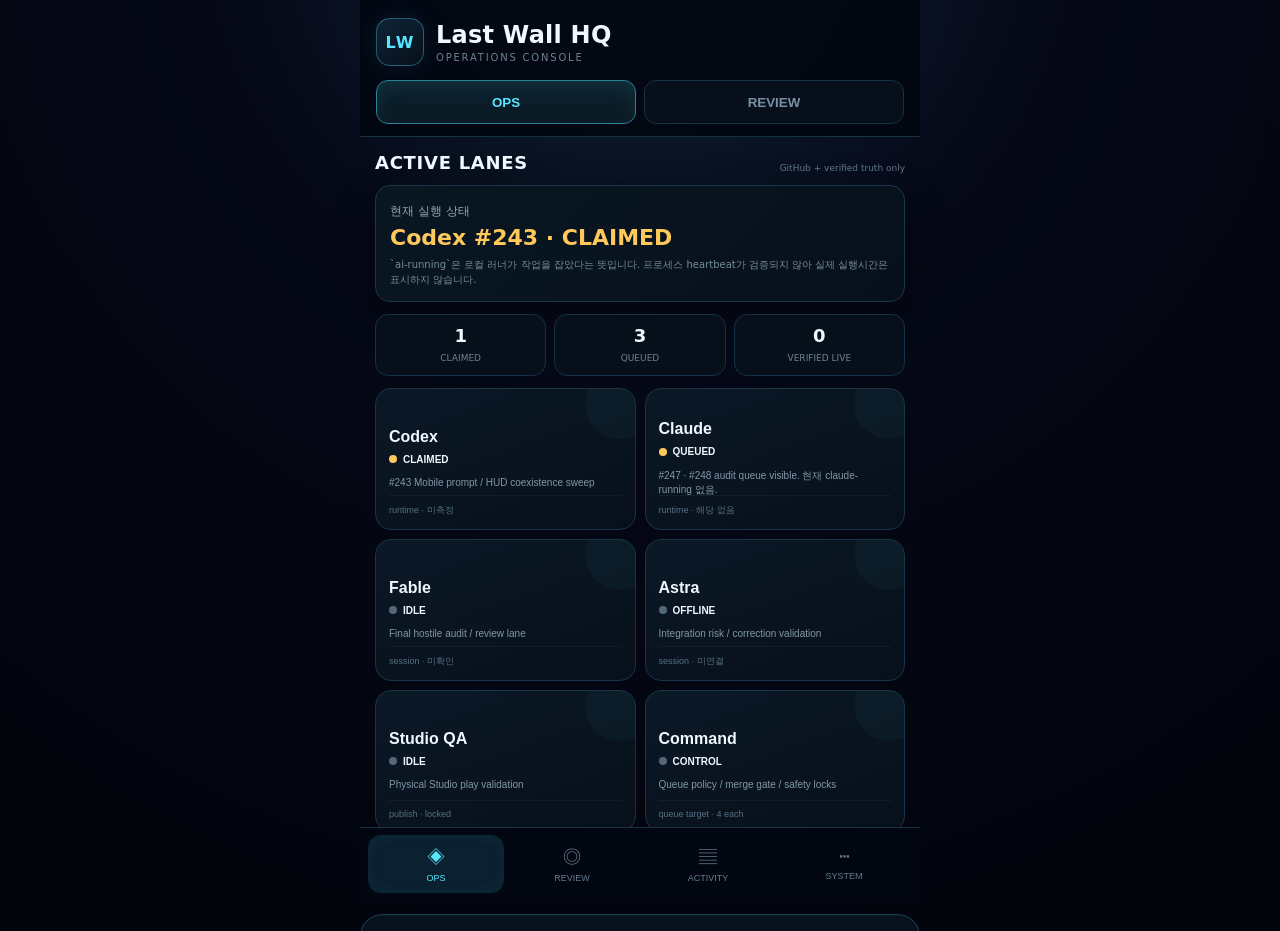
<file: hq/v20.html>
<!doctype html><html lang="ko"><head><meta charset="utf-8"><meta name="viewport" content="width=device-width,initial-scale=1,viewport-fit=cover"><meta name="theme-color" content="#050816"><title>Last Wall HQ</title><link rel="manifest" href="./manifest.webmanifest?v=20"><link rel="icon" href="./icon-192.png?v=20"><style>:root{color-scheme:dark;--bg:#030611;--panel:#08111d;--panel2:#0c1725;--line:#173247;--cyan:#55e7ff;--violet:#9c7cff;--yellow:#ffc85a;--red:#ff6677;--text:#eff8ff;--muted:#71879a}*{box-sizing:border-box}body{margin:0;background:radial-gradient(circle at 50% -10%,#11263b 0,#050816 35%,#02040b 100%);color:var(--text);font-family:Inter,system-ui,-apple-system,"Apple SD Gothic Neo",sans-serif}.app{max-width:560px;margin:auto;min-height:100dvh;padding-bottom:84px}.top{padding:18px 16px 12px;position:sticky;top:0;z-index:10;background:#030711e8;backdrop-filter:blur(16px);border-bottom:1px solid #163044}.brand{display:flex;align-items:center;gap:12px}.mark{width:48px;height:48px;border-radius:14px;border:1px solid #55e7ff55;display:grid;place-items:center;background:linear-gradient(145deg,#0f2437,#07101b);box-shadow:0 0 28px #55e7ff16}.mark:before{content:"LW";font-weight:900;letter-spacing:.08em;color:var(--cyan)}h1{margin:0;font-size:24px;letter-spacing:.01em}.sub{margin-top:3px;color:#6d8295;font-size:10px;letter-spacing:.18em}.tabs{display:grid;grid-template-columns:1fr 1fr;gap:8px;margin-top:14px}.tab{height:44px;border-radius:12px;border:1px solid #163044;background:#07101a;color:#7790a3;font-weight:800}.tab.active{color:var(--cyan);border-color:#2b8196;background:linear-gradient(180deg,#0d2632,#09151f);box-shadow:inset 0 0 22px #55e7ff12}.screen{display:none;padding:15px}.screen.active{display:block}.headline{display:flex;align-items:end;justify-content:space-between;margin-bottom:12px}.headline h2{margin:0;font-size:18px;letter-spacing:.04em}.headline small{color:#607789;font-size:9px}.pulse{border:1px solid #19364b;border-radius:15px;background:linear-gradient(135deg,#091722,#07101a);padding:14px;margin-bottom:12px;box-shadow:0 14px 40px #0005}.pulse .big{font-size:12px;color:#8fa6b6}.pulse strong{display:block;font-size:22px;margin-top:5px}.pulse .warn{color:var(--yellow)}.pulse p{margin:7px 0 0;color:#768d9d;font-size:10px;line-height:1.5}.stats{display:grid;grid-template-columns:repeat(3,1fr);gap:8px;margin-bottom:12px}.stat{border:1px solid #153047;background:#07101a;border-radius:13px;padding:10px;text-align:center}.stat b{display:block;font-size:18px}.stat span{font-size:9px;color:#6d8294}.grid{display:grid;grid-template-columns:1fr 1fr;gap:9px}.agent{min-height:142px;text-align:left;border:1px solid #173449;border-radius:16px;padding:13px;background:linear-gradient(160deg,#0b1826,#07101a);color:var(--text);position:relative;overflow:hidden}.agent:after{content:"";position:absolute;right:-20px;top:-20px;width:70px;height:70px;border-radius:50%;background:#55e7ff08}.agent h3{margin:0;font-size:16px}.state{display:inline-flex;align-items:center;gap:6px;margin-top:8px;font-size:10px;font-weight:800}.dot{width:8px;height:8px;border-radius:50%;background:#536878}.claimed .dot,.queued .dot{background:var(--yellow)}.review .dot{background:var(--violet)}.blocked .dot{background:var(--red)}.agent p{margin:10px 0 0;font-size:10px;color:#8297a7;line-height:1.45}.meta{position:absolute;left:13px;right:13px;bottom:12px;padding-top:8px;border-top:1px solid #ffffff0b;font-size:9px;color:#557083}.logs,.more,.meeting{display:grid;gap:9px}.item{border:1px solid #173247;background:#07101a;border-radius:14px;padding:12px}.item .row{display:flex;justify-content:space-between;gap:10px}.item b{font-size:12px}.item small{color:#6f8797}.item p{margin:6px 0 0;color:#8095a5;font-size:10px;line-height:1.45}.chip{font-size:9px;padding:4px 7px;border-radius:999px;background:#102332;color:#9eb5c5}.bottom{position:fixed;left:50%;transform:translateX(-50%);bottom:0;width:min(560px,100%);display:grid;grid-template-columns:repeat(4,1fr);padding:7px 8px calc(7px + env(safe-area-inset-bottom));background:#030711f4;border-top:1px solid #173044;z-index:20}.nav{min-height:58px;border:0;border-radius:13px;background:transparent;color:#657d8e}.nav.active{background:#0b2030;color:var(--cyan);box-shadow:inset 0 0 18px #55e7ff0d}.nav span{display:block;font-size:18px}.nav small{font-size:9px}.sheetbg{display:none;position:fixed;inset:0;background:#000a;z-index:30}.sheetbg.show{display:block}.sheet{position:fixed;left:50%;bottom:0;transform:translate(-50%,105%);width:min(560px,100%);z-index:31;background:#07121d;border:1px solid #1f455d;border-radius:22px 22px 0 0;padding:16px 17px calc(22px + env(safe-area-inset-bottom));transition:.2s}.sheet.open{transform:translate(-50%,0)}.sheethead{display:flex;align-items:center}.sheethead h2{margin:0;font-size:22px}.close{margin-left:auto;width:38px;height:38px;border:1px solid #1b3d53;background:#0c1e2b;color:#fff;border-radius:11px}.detail{display:grid;grid-template-columns:1fr 1fr;gap:9px;margin-top:13px}.box{border:1px solid #143046;background:#091722;border-radius:13px;padding:11px}.box.w{grid-column:1/-1}.box label{display:block;color:#617b8d;font-size:9px;margin-bottom:5px}.box b{font-size:12px}</style></head><body><div class="app"><header class="top"><div class="brand"><div class="mark"></div><div><h1>Last Wall HQ</h1><div class="sub">OPERATIONS CONSOLE</div></div></div><div class="tabs"><button class="tab active" data-tab="office">OPS</button><button class="tab" data-tab="meeting">REVIEW</button></div></header><main><section id="office" class="screen active"><div class="headline"><h2>ACTIVE LANES</h2><small>GitHub + verified truth only</small></div><div class="pulse"><span class="big">현재 실행 상태</span><strong class="warn">Codex #243 · CLAIMED</strong><p>`ai-running`은 로컬 러너가 작업을 잡았다는 뜻입니다. 프로세스 heartbeat가 검증되지 않아 실제 실행시간은 표시하지 않습니다.</p></div><div class="stats"><div class="stat"><b>1</b><span>CLAIMED</span></div><div class="stat"><b>3</b><span>QUEUED</span></div><div class="stat"><b>0</b><span>VERIFIED LIVE</span></div></div><div class="grid"><button class="agent claimed" data-person="codex"><h3>Codex</h3><span class="state"><i class="dot"></i>CLAIMED</span><p>#243 Mobile prompt / HUD coexistence sweep</p><div class="meta">runtime · 미측정</div></button><button class="agent queued" data-person="claude"><h3>Claude</h3><span class="state"><i class="dot"></i>QUEUED</span><p>#247 · #248 audit queue visible. 현재 claude-running 없음.</p><div class="meta">runtime · 해당 없음</div></button><button class="agent" data-person="fable"><h3>Fable</h3><span class="state"><i class="dot"></i>IDLE</span><p>Final hostile audit / review lane</p><div class="meta">session · 미확인</div></button><button class="agent" data-person="astra"><h3>Astra</h3><span class="state"><i class="dot"></i>OFFLINE</span><p>Integration risk / correction validation</p><div class="meta">session · 미연결</div></button><button class="agent" data-person="studio"><h3>Studio QA</h3><span class="state"><i class="dot"></i>IDLE</span><p>Physical Studio play validation</p><div class="meta">publish · locked</div></button><button class="agent" data-person="chief"><h3>Command</h3><span class="state"><i class="dot"></i>CONTROL</span><p>Queue policy / merge gate / safety locks</p><div class="meta">queue target · 4 each</div></button></div></section><section id="meeting" class="screen"><div class="headline"><h2>REVIEW CELL</h2><small>decision lanes</small></div><div class="meeting"><div class="item"><div class="row"><b>Command</b><span class="chip">CONTROL</span></div><p>통합 판단 · 병합 게이트 · 안전 잠금</p></div><div class="item"><div class="row"><b>Codex</b><span class="chip">CLAIMED</span></div><p>#243 작업 클레임 상태</p></div><div class="item"><div class="row"><b>Fable</b><span class="chip">IDLE</span></div><p>최종 hostile audit</p></div><div class="item"><div class="row"><b>Astra</b><span class="chip">OFFLINE</span></div><p>통합 위험 분석 · correction validation</p></div></div></section><section id="logs" class="screen"><div class="headline"><h2>ACTIVITY</h2><small>no fake runtime</small></div><div class="logs"><div class="item"><div class="row"><b>#243 Codex</b><span class="chip">CLAIMED</span></div><p>Mobile prompt / HUD coexistence sweep</p></div><div class="item"><div class="row"><b>#244 Codex</b><span class="chip">QUEUED</span></div><p>Post-battle city progression contract sweep</p></div><div class="item"><div class="row"><b>#247 Claude</b><span class="chip">QUEUED</span></div><p>Mobile HUD and prompt audit</p></div><div class="item"><div class="row"><b>#248 Claude</b><span class="chip">QUEUED</span></div><p>Post-battle progression authority audit</p></div></div></section><section id="more" class="screen"><div class="headline"><h2>SYSTEM</h2><small>safety + telemetry</small></div><div class="more"><div class="item"><div class="row"><b>Telemetry</b><span class="chip">PARTIAL</span></div><p>GitHub claim/queue/review 상태는 확인 가능. 실제 process heartbeat와 정확한 runtime은 아직 미연결.</p></div><div class="item"><div class="row"><b>Queue Policy</b><span class="chip">AUTO</span></div><p>Codex / Claude 각각 대기 큐 4개 자동 유지.</p></div><div class="item"><div class="row"><b>Safety Locks</b><span class="chip">ON</span></div><p>Studio Publish · Issue #8 time model · live DataStore writes 잠금.</p></div><div class="item"><div class="row"><b>HQ</b><span class="chip">v20</span></div><p>Owner card 제거 · future console layout.</p></div></div></section></main><nav class="bottom"><button class="nav active" data-tab="office"><span>◈</span><small>OPS</small></button><button class="nav" data-tab="meeting"><span>◎</span><small>REVIEW</small></button><button class="nav" data-tab="logs"><span>▤</span><small>ACTIVITY</small></button><button class="nav" data-tab="more"><span>⋯</span><small>SYSTEM</small></button></nav></div><div id="sheetBg" class="sheetbg"></div><section id="sheet" class="sheet"><div class="sheethead"><h2 id="name">Codex</h2><button id="close" class="close">×</button></div><div class="detail"><div class="box"><label>ROLE</label><b id="role">Implementation</b></div><div class="box"><label>STATE</label><b id="state">CLAIMED</b></div><div class="box w"><label>CURRENT</label><b id="task">#243</b></div><div class="box w"><label>RUNTIME</label><b id="runtime">측정 안 됨 · heartbeat 미검증</b></div></div></section><script>const people={codex:['Codex','Implementation · Test','CLAIMED','#243 Mobile prompt / HUD coexistence','측정 안 됨 · heartbeat 미검증'],claude:['Claude','Independent audit','QUEUED','#247 · #248','실행 중 아님'],fable:['Fable','Hostile audit','IDLE','현재 작업 없음','해당 없음'],astra:['Astra','Integration risk','OFFLINE','세션 미연결','해당 없음'],studio:['Studio QA','Physical validation','IDLE','현재 writer 없음','해당 없음'],chief:['Command','Orchestration','CONTROL','queue / merge / safety','해당 없음']};function tab(id){document.querySelectorAll('.screen').forEach(x=>x.classList.toggle('active',x.id===id));document.querySelectorAll('[data-tab]').forEach(x=>x.classList.toggle('active',x.dataset.tab===id))}document.querySelectorAll('[data-tab]').forEach(b=>b.onclick=()=>tab(b.dataset.tab));const sh=document.getElementById('sheet'),bg=document.getElementById('sheetBg');document.querySelectorAll('[data-person]').forEach(b=>b.onclick=()=>{const p=people[b.dataset.person];name.textContent=p[0];role.textContent=p[1];state.textContent=p[2];task.textContent=p[3];runtime.textContent=p[4];bg.classList.add('show');sh.classList.add('open')});function shut(){bg.classList.remove('show');sh.classList.remove('open')}close.onclick=shut;bg.onclick=shut;</script></body></html>
</file>
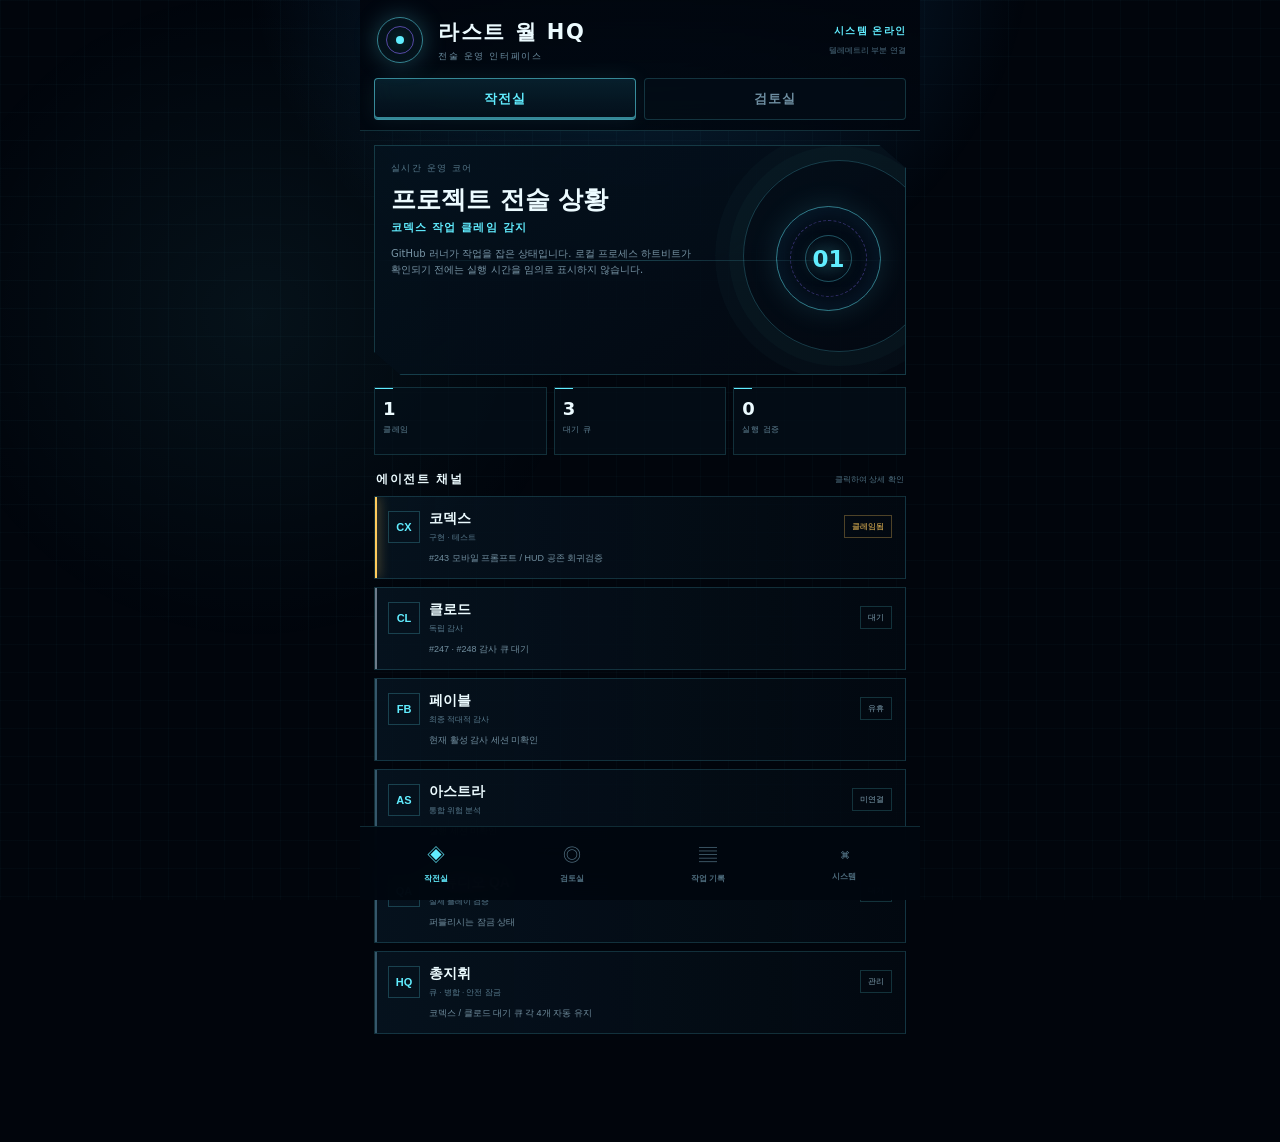
<file: hq/v21.html>
<!doctype html><html lang="ko"><head><meta charset="utf-8"><meta name="viewport" content="width=device-width,initial-scale=1,viewport-fit=cover"><meta name="theme-color" content="#020713"><title>Last Wall HQ</title><link rel="manifest" href="./manifest.webmanifest?v=21"><link rel="icon" href="./icon-192.png?v=21"><link rel="apple-touch-icon" href="./icon-180.png?v=21"><style>:root{color-scheme:dark;--bg:#01050c;--cyan:#61edff;--blue:#2fa7ff;--vio:#8a6dff;--text:#ecfbff;--muted:#6d8fa2;--line:rgba(97,237,255,.18);--glass:rgba(5,17,28,.72);--amber:#ffcb5c;--red:#ff6475}*{box-sizing:border-box}html,body{margin:0;min-height:100%;background:#01050c;color:var(--text);font-family:Inter,system-ui,-apple-system,"Apple SD Gothic Neo","Malgun Gothic",sans-serif}body:before{content:"";position:fixed;inset:0;pointer-events:none;background:radial-gradient(circle at 50% -8%,rgba(47,167,255,.22),transparent 34%),radial-gradient(circle at 20% 35%,rgba(97,237,255,.06),transparent 28%),linear-gradient(rgba(97,237,255,.025) 1px,transparent 1px),linear-gradient(90deg,rgba(97,237,255,.025) 1px,transparent 1px);background-size:auto,auto,28px 28px,28px 28px}.app{max-width:560px;margin:auto;min-height:100dvh;padding-bottom:94px;position:relative}.top{position:sticky;top:0;z-index:20;padding:14px 14px 10px;background:linear-gradient(180deg,rgba(1,6,14,.97),rgba(1,6,14,.82));backdrop-filter:blur(18px);border-bottom:1px solid var(--line)}.brand{display:flex;align-items:center;gap:12px}.core{width:52px;height:52px;position:relative;display:grid;place-items:center}.core:before,.core:after{content:"";position:absolute;border-radius:50%;border:1px solid rgba(97,237,255,.55)}.core:before{inset:3px;box-shadow:0 0 24px rgba(97,237,255,.25),inset 0 0 18px rgba(97,237,255,.1)}.core:after{inset:12px;border-color:rgba(138,109,255,.6)}.core i{width:8px;height:8px;border-radius:50%;background:var(--cyan);box-shadow:0 0 18px var(--cyan)}.brand h1{margin:0;font-size:21px;letter-spacing:.08em;font-weight:800}.brand p{margin:4px 0 0;font-size:9px;color:var(--muted);letter-spacing:.18em}.statusline{margin-left:auto;text-align:right}.statusline b{display:block;color:var(--cyan);font-size:10px;letter-spacing:.12em}.statusline small{color:#4c6c7f;font-size:8px}.tabs{display:grid;grid-template-columns:repeat(2,1fr);gap:8px;margin-top:12px}.tab{height:42px;border:1px solid var(--line);background:rgba(4,14,23,.74);color:#6e8ea1;border-radius:4px;font-weight:800;letter-spacing:.08em}.tab.active{color:var(--cyan);border-color:rgba(97,237,255,.55);background:linear-gradient(180deg,rgba(15,58,75,.48),rgba(4,18,29,.72));box-shadow:inset 0 -2px 0 rgba(97,237,255,.55),0 0 22px rgba(97,237,255,.08)}.screen{display:none;padding:14px}.screen.active{display:block}.hero{position:relative;overflow:hidden;border:1px solid rgba(97,237,255,.2);background:linear-gradient(145deg,rgba(4,18,30,.92),rgba(3,9,18,.88));min-height:230px;padding:16px;margin-bottom:12px;clip-path:polygon(0 0,95% 0,100% 10%,100% 100%,5% 100%,0 90%)}.hero:before{content:"";position:absolute;width:190px;height:190px;border-radius:50%;border:1px solid rgba(97,237,255,.22);right:-30px;top:14px;box-shadow:0 0 0 14px rgba(97,237,255,.025),0 0 0 28px rgba(97,237,255,.018)}.hero:after{content:"";position:absolute;left:0;right:0;top:50%;height:1px;background:linear-gradient(90deg,transparent,rgba(97,237,255,.22),transparent)}.eyebrow{font-size:9px;color:#557789;letter-spacing:.16em}.hero h2{font-size:25px;margin:8px 0 4px}.hero .mode{color:var(--cyan);font-size:11px;font-weight:900;letter-spacing:.1em}.hero p{max-width:62%;font-size:10px;color:#7895a6;line-height:1.55;margin:11px 0 0}.orb{position:absolute;right:24px;top:60px;width:105px;height:105px;border-radius:50%;border:1px solid rgba(97,237,255,.5);box-shadow:0 0 30px rgba(97,237,255,.12),inset 0 0 30px rgba(47,167,255,.12);display:grid;place-items:center}.orb:before,.orb:after{content:"";position:absolute;border-radius:50%;border:1px dashed rgba(138,109,255,.35)}.orb:before{inset:13px}.orb:after{inset:28px;border-style:solid;border-color:rgba(97,237,255,.32)}.orb b{font-size:23px;color:var(--cyan);text-shadow:0 0 18px rgba(97,237,255,.5)}.telemetry{display:grid;grid-template-columns:repeat(3,1fr);gap:7px;margin-bottom:12px}.tele{border:1px solid rgba(97,237,255,.16);background:rgba(5,16,26,.72);padding:10px 8px;min-height:68px;position:relative}.tele:before{content:"";position:absolute;left:0;top:0;width:18px;height:1px;background:var(--cyan)}.tele b{display:block;font-size:18px}.tele span{display:block;color:#5f8193;font-size:8px;margin-top:5px;letter-spacing:.08em}.sectiontitle{display:flex;justify-content:space-between;align-items:center;margin:16px 2px 8px}.sectiontitle h3{margin:0;font-size:12px;letter-spacing:.13em}.sectiontitle small{color:#4f7081;font-size:8px}.lanes{display:grid;gap:8px}.lane{width:100%;text-align:left;border:1px solid rgba(97,237,255,.16);background:linear-gradient(90deg,rgba(6,20,32,.88),rgba(3,10,18,.72));color:var(--text);padding:13px;position:relative;overflow:hidden}.lane:before{content:"";position:absolute;left:0;top:0;bottom:0;width:2px;background:#35576b}.lane.claimed:before{background:var(--amber);box-shadow:0 0 12px var(--amber)}.lane.queued:before{background:#6c7b8b}.lane.review:before{background:var(--vio)}.lane .row{display:flex;align-items:center;gap:9px}.sig{width:32px;height:32px;border:1px solid rgba(97,237,255,.22);display:grid;place-items:center;color:var(--cyan);font-size:11px;font-weight:900}.lane .who{flex:1}.lane h4{margin:0;font-size:14px}.lane small{color:#57798c;font-size:8px}.pill{font-size:8px;padding:5px 7px;border:1px solid rgba(97,237,255,.18);color:#7fa0b1}.claimed .pill{color:var(--amber);border-color:rgba(255,203,92,.3)}.lane p{margin:9px 0 0 41px;color:#718e9f;font-size:9px;line-height:1.45}.matrix{display:grid;gap:8px}.node{border:1px solid rgba(97,237,255,.16);background:rgba(5,16,26,.7);padding:13px}.node .toprow{display:flex;justify-content:space-between;gap:10px}.node b{font-size:12px}.node em{font-style:normal;font-size:8px;color:var(--cyan)}.node p{margin:6px 0 0;color:#6e8b9c;font-size:9px;line-height:1.5}.bottom{position:fixed;left:50%;transform:translateX(-50%);bottom:0;width:min(560px,100%);display:grid;grid-template-columns:repeat(4,1fr);padding:7px 8px calc(8px + env(safe-area-inset-bottom));background:rgba(1,7,15,.96);border-top:1px solid rgba(97,237,255,.16);backdrop-filter:blur(16px);z-index:25}.nav{min-height:58px;border:0;background:transparent;color:#4f6f80}.nav.active{color:var(--cyan)}.nav span{display:block;font-size:18px;margin-bottom:2px}.nav small{font-size:8px;font-weight:800}.overlay{display:none;position:fixed;inset:0;z-index:40;background:rgba(0,4,10,.82);backdrop-filter:blur(8px);align-items:flex-end;justify-content:center;padding:12px}.overlay.open{display:flex}.panel{width:min(536px,100%);max-height:82dvh;overflow:auto;background:linear-gradient(180deg,rgba(7,24,37,.98),rgba(2,9,16,.99));border:1px solid rgba(97,237,255,.35);box-shadow:0 0 50px rgba(47,167,255,.12);padding:16px;position:relative;animation:rise .18s ease-out}@keyframes rise{from{transform:translateY(16px);opacity:0}to{transform:none;opacity:1}}.panel:before,.panel:after{content:"";position:absolute;width:30px;height:30px;border-color:var(--cyan)}.panel:before{left:-1px;top:-1px;border-left:2px solid;border-top:2px solid}.panel:after{right:-1px;bottom:-1px;border-right:2px solid;border-bottom:2px solid}.panelhead{display:flex;align-items:center;gap:10px}.panelhead h2{margin:0;font-size:20px}.close{margin-left:auto;width:42px;height:42px;border:1px solid rgba(97,237,255,.35);background:rgba(5,20,31,.9);color:var(--cyan);font-size:24px}.detail{display:grid;grid-template-columns:1fr 1fr;gap:8px;margin-top:14px}.box{border:1px solid rgba(97,237,255,.15);background:rgba(2,11,19,.65);padding:11px}.box.w{grid-column:1/-1}.box label{display:block;color:#55798b;font-size:8px;letter-spacing:.1em;margin-bottom:6px}.box b{font-size:11px}.closehint{text-align:center;color:#426476;font-size:8px;margin-top:12px}@media(max-width:390px){.hero{min-height:220px}.orb{width:92px;height:92px;right:17px}.hero p{max-width:60%}}</style></head><body><div class="app"><header class="top"><div class="brand"><div class="core"><i></i></div><div><h1>라스트 월 HQ</h1><p>전술 운영 인터페이스</p></div><div class="statusline"><b>시스템 온라인</b><small>텔레메트리 부분 연결</small></div></div><div class="tabs"><button class="tab active" data-tab="ops">작전실</button><button class="tab" data-tab="review">검토실</button></div></header><main><section id="ops" class="screen active"><div class="hero"><div class="eyebrow">실시간 운영 코어</div><h2>프로젝트 전술 상황</h2><div class="mode">코덱스 작업 클레임 감지</div><p>GitHub 러너가 작업을 잡은 상태입니다. 로컬 프로세스 하트비트가 확인되기 전에는 실행 시간을 임의로 표시하지 않습니다.</p><div class="orb"><b>01</b></div></div><div class="telemetry"><div class="tele"><b>1</b><span>클레임</span></div><div class="tele"><b>3</b><span>대기 큐</span></div><div class="tele"><b>0</b><span>실행 검증</span></div></div><div class="sectiontitle"><h3>에이전트 채널</h3><small>클릭하여 상세 확인</small></div><div class="lanes"><button class="lane claimed" data-person="codex"><div class="row"><div class="sig">CX</div><div class="who"><h4>코덱스</h4><small>구현 · 테스트</small></div><span class="pill">클레임됨</span></div><p>#243 모바일 프롬프트 / HUD 공존 회귀검증</p></button><button class="lane queued" data-person="claude"><div class="row"><div class="sig">CL</div><div class="who"><h4>클로드</h4><small>독립 감사</small></div><span class="pill">대기</span></div><p>#247 · #248 감사 큐 대기</p></button><button class="lane" data-person="fable"><div class="row"><div class="sig">FB</div><div class="who"><h4>페이블</h4><small>최종 적대적 감사</small></div><span class="pill">유휴</span></div><p>현재 활성 감사 세션 미확인</p></button><button class="lane" data-person="astra"><div class="row"><div class="sig">AS</div><div class="who"><h4>아스트라</h4><small>통합 위험 분석</small></div><span class="pill">미연결</span></div><p>실행 세션 미확인</p></button><button class="lane" data-person="studio"><div class="row"><div class="sig">QA</div><div class="who"><h4>스튜디오 QA</h4><small>실제 플레이 검증</small></div><span class="pill">대기</span></div><p>퍼블리시는 잠금 상태</p></button><button class="lane" data-person="chief"><div class="row"><div class="sig">HQ</div><div class="who"><h4>총지휘</h4><small>큐 · 병합 · 안전 잠금</small></div><span class="pill">관리</span></div><p>코덱스 / 클로드 대기 큐 각 4개 자동 유지</p></button></div></section><section id="review" class="screen"><div class="sectiontitle"><h3>검토 셀</h3><small>의사결정 채널</small></div><div class="matrix"><div class="node"><div class="toprow"><b>총지휘</b><em>통합 제어</em></div><p>병합 판단 · 작업 분배 · 안전 잠금 관리</p></div><div class="node"><div class="toprow"><b>코덱스</b><em>클레임됨</em></div><p>#243 작업을 러너가 잡은 상태</p></div><div class="node"><div class="toprow"><b>페이블</b><em>유휴</em></div><p>최종 감사 대기</p></div><div class="node"><div class="toprow"><b>아스트라</b><em>미연결</em></div><p>통합 위험 분석 세션 미확인</p></div></div></section><section id="logs" class="screen"><div class="sectiontitle"><h3>작업 기록</h3><small>검증된 상태만 표시</small></div><div class="matrix"><div class="node"><div class="toprow"><b>#243 코덱스</b><em>클레임됨</em></div><p>모바일 프롬프트 / HUD 공존 회귀검증</p></div><div class="node"><div class="toprow"><b>#244 코덱스</b><em>대기</em></div><p>전투 후 도시 진행 계약 검증</p></div><div class="node"><div class="toprow"><b>#247 클로드</b><em>대기</em></div><p>모바일 HUD / 프롬프트 독립 감사</p></div><div class="node"><div class="toprow"><b>#248 클로드</b><em>대기</em></div><p>전투 후 진행 권한 감사</p></div></div></section><section id="system" class="screen"><div class="sectiontitle"><h3>시스템</h3><small>운영 안전 상태</small></div><div class="matrix"><div class="node"><div class="toprow"><b>텔레메트리</b><em>부분 연결</em></div><p>GitHub 클레임/대기/리뷰 확인 가능. 정확한 로컬 실행 시간은 아직 미측정.</p></div><div class="node"><div class="toprow"><b>큐 자동 유지</b><em>활성</em></div><p>코덱스와 클로드 대기 작업을 각각 4개씩 자동 유지.</p></div><div class="node"><div class="toprow"><b>안전 잠금</b><em>활성</em></div><p>Studio Publish · Issue #8 시간 모델 · 라이브 DataStore 쓰기 금지.</p></div><div class="node"><div class="toprow"><b>HQ 인터페이스</b><em>v21</em></div><p>전면 한국어 · 홀로그램 전술 콘솔 레이아웃.</p></div></div></section></main><nav class="bottom"><button class="nav active" data-tab="ops"><span>◈</span><small>작전실</small></button><button class="nav" data-tab="review"><span>◎</span><small>검토실</small></button><button class="nav" data-tab="logs"><span>▤</span><small>작업 기록</small></button><button class="nav" data-tab="system"><span>⌘</span><small>시스템</small></button></nav></div><div id="overlay" class="overlay" role="dialog" aria-modal="true"><section class="panel" id="panel"><div class="panelhead"><div class="sig" id="psig">CX</div><h2 id="pname">코덱스</h2><button id="closeBtn" class="close" aria-label="닫기">×</button></div><div class="detail"><div class="box"><label>역할</label><b id="prole">구현 · 테스트</b></div><div class="box"><label>상태</label><b id="pstate">클레임됨</b></div><div class="box w"><label>현재 작업</label><b id="ptask">#243</b></div><div class="box w"><label>작업 시간</label><b id="ptime">측정 안 됨 · 하트비트 미검증</b></div></div><div class="closehint">× 버튼 · 바깥 영역 · 뒤로가기 모두 닫기 지원</div></section></div><script>const data={codex:['CX','코덱스','구현 · 테스트','클레임됨','#243 모바일 프롬프트 / HUD 공존 회귀검증','측정 안 됨 · 하트비트 미검증'],claude:['CL','클로드','독립 감사','대기','#247 · #248','실행 중 아님'],fable:['FB','페이블','최종 적대적 감사','유휴','현재 작업 없음','해당 없음'],astra:['AS','아스트라','통합 위험 분석','미연결','세션 미확인','해당 없음'],studio:['QA','스튜디오 QA','실제 플레이 검증','대기','현재 writer 없음','해당 없음'],chief:['HQ','총지휘','오케스트레이션','관리','큐 / 병합 / 안전 잠금','해당 없음']};const screens=[...document.querySelectorAll('.screen')],tabs=[...document.querySelectorAll('[data-tab]')],overlay=document.getElementById('overlay'),panel=document.getElementById('panel');function go(id){screens.forEach(x=>x.classList.toggle('active',x.id===id));tabs.forEach(x=>x.classList.toggle('active',x.dataset.tab===id));window.scrollTo(0,0)}tabs.forEach(b=>b.addEventListener('click',()=>go(b.dataset.tab)));function openPerson(k){const p=data[k];psig.textContent=p[0];pname.textContent=p[1];prole.textContent=p[2];pstate.textContent=p[3];ptask.textContent=p[4];ptime.textContent=p[5];overlay.classList.add('open');history.pushState({hqPanel:true},'')}document.querySelectorAll('[data-person]').forEach(b=>b.addEventListener('click',()=>openPerson(b.dataset.person)));function closePanel(fromPop=false){if(!overlay.classList.contains('open'))return;overlay.classList.remove('open');if(!fromPop&&history.state&&history.state.hqPanel)history.back()}document.getElementById('closeBtn').addEventListener('click',e=>{e.preventDefault();e.stopPropagation();closePanel()});overlay.addEventListener('click',e=>{if(e.target===overlay)closePanel()});panel.addEventListener('click',e=>e.stopPropagation());window.addEventListener('popstate',()=>{if(overlay.classList.contains('open'))closePanel(true)});document.addEventListener('keydown',e=>{if(e.key==='Escape')closePanel()});</script></body></html>
</file>
